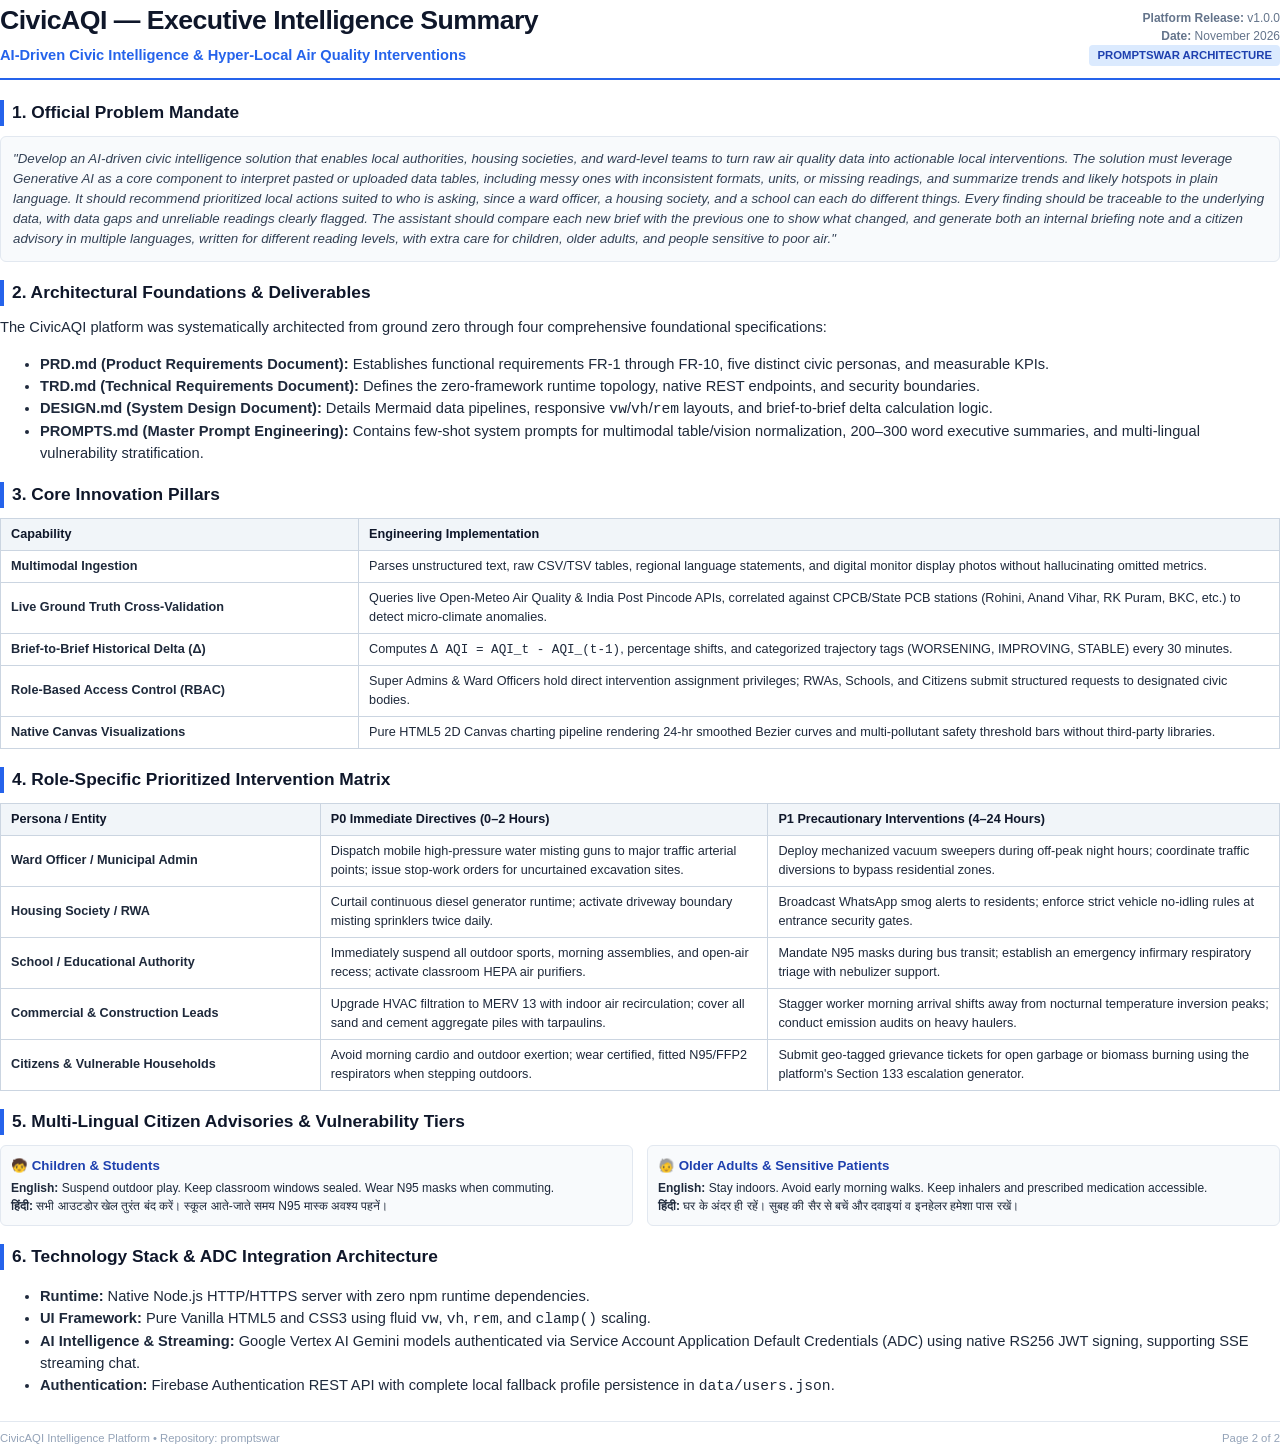
<file: pdf_summary.html>
<!DOCTYPE html>
<html lang="en">
<head>
  <meta charset="UTF-8">
  <title>CivicAQI — Executive Intelligence & System Summary</title>
  <style>
    @page {
      size: A4;
      margin: 1.5cm;
    }
    body {
      font-family: -apple-system, BlinkMacSystemFont, "Segoe UI", Roboto, Helvetica, Arial, sans-serif;
      line-height: 1.5;
      color: #1e293b;
      background: #ffffff;
      margin: 0;
      padding: 0;
      font-size: 11pt;
    }
    .header-band {
      border-bottom: 2px solid #2563eb;
      padding-bottom: 12px;
      margin-bottom: 20px;
      display: flex;
      justify-content: space-between;
      align-items: flex-end;
    }
    h1 {
      color: #0f172a;
      font-size: 20pt;
      margin: 0 0 4px 0;
      font-weight: 800;
      letter-spacing: -0.02em;
    }
    .subtitle {
      color: #2563eb;
      font-size: 11pt;
      font-weight: 600;
      margin: 0;
    }
    .meta-tag {
      font-size: 9pt;
      color: #64748b;
      text-align: right;
    }
    .badge {
      display: inline-block;
      padding: 2px 8px;
      border-radius: 4px;
      font-size: 8.5pt;
      font-weight: 700;
      text-transform: uppercase;
    }
    .badge-primary { background: #dbeafe; color: #1e40af; }
    .badge-severe { background: #fee2e2; color: #991b1b; }
    .badge-gov { background: #ccfbf1; color: #0f766e; }

    h2 {
      font-size: 13pt;
      color: #0f172a;
      border-left: 4px solid #2563eb;
      padding-left: 8px;
      margin: 18px 0 10px 0;
    }
    p {
      margin: 0 0 10px 0;
      text-align: justify;
    }
    .problem-box {
      background: #f8fafc;
      border: 1px solid #e2e8f0;
      border-radius: 6px;
      padding: 12px;
      margin-bottom: 14px;
      font-style: italic;
      color: #334155;
      font-size: 10pt;
    }
    table {
      width: 100%;
      border-collapse: collapse;
      margin: 10px 0 16px 0;
      font-size: 9.5pt;
    }
    th, td {
      border: 1px solid #cbd5e1;
      padding: 6px 10px;
      text-align: left;
    }
    th {
      background: #f1f5f9;
      color: #0f172a;
      font-weight: 700;
    }
    .grid-2 {
      display: flex;
      gap: 14px;
      margin-bottom: 12px;
    }
    .card {
      flex: 1;
      border: 1px solid #e2e8f0;
      border-radius: 6px;
      padding: 10px;
      background: #f8fafc;
    }
    .card-title {
      font-weight: 700;
      color: #1e40af;
      margin-bottom: 4px;
      font-size: 10pt;
    }
    .page-break {
      page-break-before: always;
    }
    .footer {
      margin-top: 24px;
      border-top: 1px solid #e2e8f0;
      padding-top: 8px;
      font-size: 8.5pt;
      color: #94a3b8;
      display: flex;
      justify-content: space-between;
    }
  </style>
</head>
<body>

  <div class="header-band">
    <div>
      <h1>CivicAQI — Executive Intelligence Summary</h1>
      <p class="subtitle">AI-Driven Civic Intelligence & Hyper-Local Air Quality Interventions</p>
    </div>
    <div class="meta-tag">
      <strong>Platform Release:</strong> v1.0.0<br>
      <strong>Date:</strong> November 2026<br>
      <span class="badge badge-primary">Promptswar Architecture</span>
    </div>
  </div>

  <h2>1. Official Problem Mandate</h2>
  <div class="problem-box">
    "Develop an AI-driven civic intelligence solution that enables local authorities, housing societies, and ward-level teams to turn raw air quality data into actionable local interventions. The solution must leverage Generative AI as a core component to interpret pasted or uploaded data tables, including messy ones with inconsistent formats, units, or missing readings, and summarize trends and likely hotspots in plain language. It should recommend prioritized local actions suited to who is asking, since a ward officer, a housing society, and a school can each do different things. Every finding should be traceable to the underlying data, with data gaps and unreliable readings clearly flagged. The assistant should compare each new brief with the previous one to show what changed, and generate both an internal briefing note and a citizen advisory in multiple languages, written for different reading levels, with extra care for children, older adults, and people sensitive to poor air."
  </div>

  <h2>2. Architectural Foundations & Deliverables</h2>
  <p>
    The CivicAQI platform was systematically architected from ground zero through four comprehensive foundational specifications:
  </p>
  <ul>
    <li><strong>PRD.md (Product Requirements Document):</strong> Establishes functional requirements FR-1 through FR-10, five distinct civic personas, and measurable KPIs.</li>
    <li><strong>TRD.md (Technical Requirements Document):</strong> Defines the zero-framework runtime topology, native REST endpoints, and security boundaries.</li>
    <li><strong>DESIGN.md (System Design Document):</strong> Details Mermaid data pipelines, responsive <code>vw</code>/<code>vh</code>/<code>rem</code> layouts, and brief-to-brief delta calculation logic.</li>
    <li><strong>PROMPTS.md (Master Prompt Engineering):</strong> Contains few-shot system prompts for multimodal table/vision normalization, 200–300 word executive summaries, and multi-lingual vulnerability stratification.</li>
  </ul>

  <h2>3. Core Innovation Pillars</h2>
  <table>
    <thead>
      <tr>
        <th style="width: 28%;">Capability</th>
        <th>Engineering Implementation</th>
      </tr>
    </thead>
    <tbody>
      <tr>
        <td><strong>Multimodal Ingestion</strong></td>
        <td>Parses unstructured text, raw CSV/TSV tables, regional language statements, and digital monitor display photos without hallucinating omitted metrics.</td>
      </tr>
      <tr>
        <td><strong>Live Ground Truth Cross-Validation</strong></td>
        <td>Queries live Open-Meteo Air Quality & India Post Pincode APIs, correlated against CPCB/State PCB stations (Rohini, Anand Vihar, RK Puram, BKC, etc.) to detect micro-climate anomalies.</td>
      </tr>
      <tr>
        <td><strong>Brief-to-Brief Historical Delta (Δ)</strong></td>
        <td>Computes <code>Δ AQI = AQI_t - AQI_(t-1)</code>, percentage shifts, and categorized trajectory tags (WORSENING, IMPROVING, STABLE) every 30 minutes.</td>
      </tr>
      <tr>
        <td><strong>Role-Based Access Control (RBAC)</strong></td>
        <td>Super Admins & Ward Officers hold direct intervention assignment privileges; RWAs, Schools, and Citizens submit structured requests to designated civic bodies.</td>
      </tr>
      <tr>
        <td><strong>Native Canvas Visualizations</strong></td>
        <td>Pure HTML5 2D Canvas charting pipeline rendering 24-hr smoothed Bezier curves and multi-pollutant safety threshold bars without third-party libraries.</td>
      </tr>
    </tbody>
  </table>

  <div class="page-break"></div>

  <h2>4. Role-Specific Prioritized Intervention Matrix</h2>
  <table>
    <thead>
      <tr>
        <th style="width: 25%;">Persona / Entity</th>
        <th style="width: 35%;">P0 Immediate Directives (0–2 Hours)</th>
        <th style="width: 40%;">P1 Precautionary Interventions (4–24 Hours)</th>
      </tr>
    </thead>
    <tbody>
      <tr>
        <td><strong>Ward Officer / Municipal Admin</strong></td>
        <td>Dispatch mobile high-pressure water misting guns to major traffic arterial points; issue stop-work orders for uncurtained excavation sites.</td>
        <td>Deploy mechanized vacuum sweepers during off-peak night hours; coordinate traffic diversions to bypass residential zones.</td>
      </tr>
      <tr>
        <td><strong>Housing Society / RWA</strong></td>
        <td>Curtail continuous diesel generator runtime; activate driveway boundary misting sprinklers twice daily.</td>
        <td>Broadcast WhatsApp smog alerts to residents; enforce strict vehicle no-idling rules at entrance security gates.</td>
      </tr>
      <tr>
        <td><strong>School / Educational Authority</strong></td>
        <td>Immediately suspend all outdoor sports, morning assemblies, and open-air recess; activate classroom HEPA air purifiers.</td>
        <td>Mandate N95 masks during bus transit; establish an emergency infirmary respiratory triage with nebulizer support.</td>
      </tr>
      <tr>
        <td><strong>Commercial & Construction Leads</strong></td>
        <td>Upgrade HVAC filtration to MERV 13 with indoor air recirculation; cover all sand and cement aggregate piles with tarpaulins.</td>
        <td>Stagger worker morning arrival shifts away from nocturnal temperature inversion peaks; conduct emission audits on heavy haulers.</td>
      </tr>
      <tr>
        <td><strong>Citizens & Vulnerable Households</strong></td>
        <td>Avoid morning cardio and outdoor exertion; wear certified, fitted N95/FFP2 respirators when stepping outdoors.</td>
        <td>Submit geo-tagged grievance tickets for open garbage or biomass burning using the platform's Section 133 escalation generator.</td>
      </tr>
    </tbody>
  </table>

  <h2>5. Multi-Lingual Citizen Advisories & Vulnerability Tiers</h2>
  <div class="grid-2">
    <div class="card">
      <div class="card-title">🧒 Children & Students</div>
      <p style="font-size: 9pt; margin: 0;"><strong>English:</strong> Suspend outdoor play. Keep classroom windows sealed. Wear N95 masks when commuting.<br><strong>हिंदी:</strong> सभी आउटडोर खेल तुरंत बंद करें। स्कूल आते-जाते समय N95 मास्क अवश्य पहनें।</p>
    </div>
    <div class="card">
      <div class="card-title">🧓 Older Adults & Sensitive Patients</div>
      <p style="font-size: 9pt; margin: 0;"><strong>English:</strong> Stay indoors. Avoid early morning walks. Keep inhalers and prescribed medication accessible.<br><strong>हिंदी:</strong> घर के अंदर ही रहें। सुबह की सैर से बचें और दवाइयां व इनहेलर हमेशा पास रखें।</p>
    </div>
  </div>

  <h2>6. Technology Stack & ADC Integration Architecture</h2>
  <ul>
    <li><strong>Runtime:</strong> Native Node.js HTTP/HTTPS server with zero npm runtime dependencies.</li>
    <li><strong>UI Framework:</strong> Pure Vanilla HTML5 and CSS3 using fluid <code>vw</code>, <code>vh</code>, <code>rem</code>, and <code>clamp()</code> scaling.</li>
    <li><strong>AI Intelligence & Streaming:</strong> Google Vertex AI Gemini models authenticated via Service Account Application Default Credentials (ADC) using native RS256 JWT signing, supporting SSE streaming chat.</li>
    <li><strong>Authentication:</strong> Firebase Authentication REST API with complete local fallback profile persistence in <code>data/users.json</code>.</li>
  </ul>

  <div class="footer">
    <span>CivicAQI Intelligence Platform &bull; Repository: promptswar</span>
    <span>Page 2 of 2</span>
  </div>

</body>
</html>
</file>
